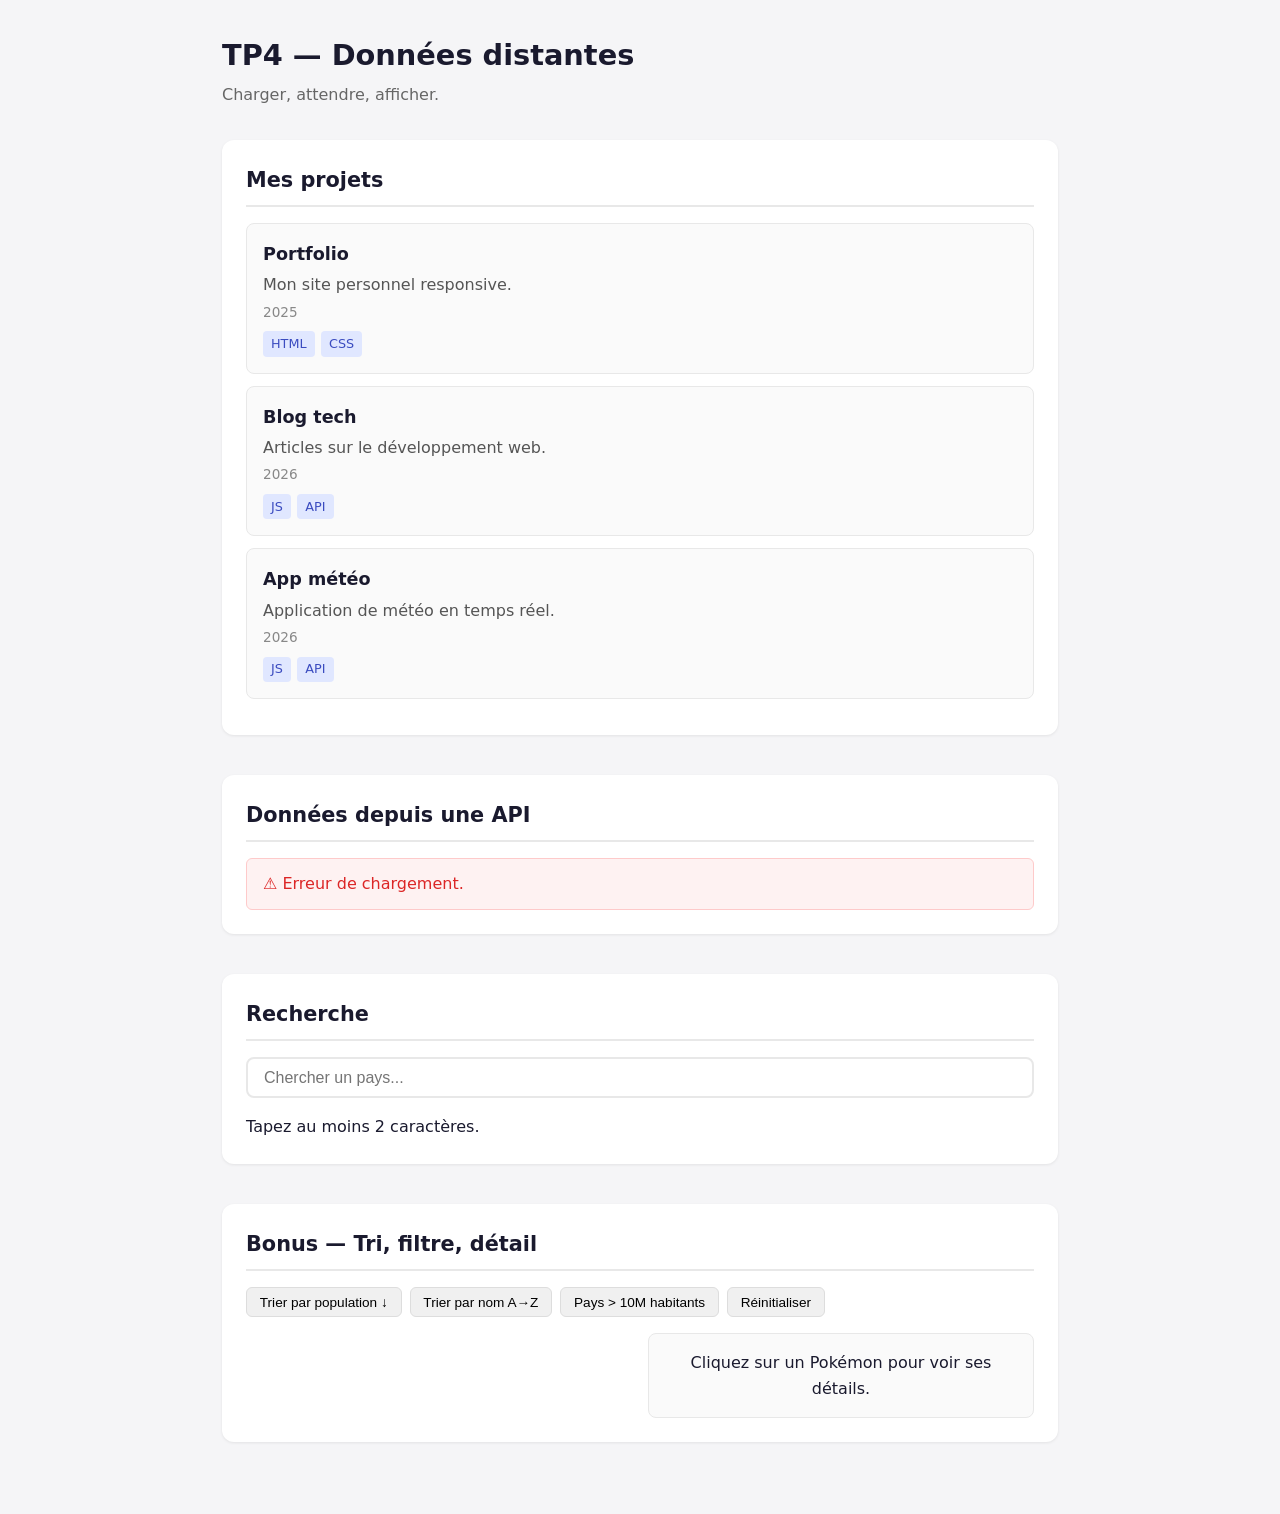
<file: Intégration - TP4 DELODDE Amaury/index.html>
<!DOCTYPE html>
<html lang="fr">
<head>
  <meta charset="UTF-8">
  <meta name="viewport" content="width=device-width, initial-scale=1.0">
  <title>TP4 — Fetch & API</title>
  <link rel="stylesheet" href="style.css">
</head>
<body>

  <header>
    <h1>TP4 — Données distantes</h1>
    <p>Charger, attendre, afficher.</p>
  </header>

  <main>

    <!-- ============================================
         TEMPS 1 — JSON local
         Exercices 1.1 à 1.3
         ============================================ -->
    <section id="section-projets">
      <h2>Mes projets</h2>
      <div id="projets-liste" aria-live="polite">
        <p>Les projets s'afficheront ici.</p>
      </div>
    </section>

    <!-- ============================================
         TEMPS 2 — API distante
         Exercices 2.1 à 2.3
         ============================================ -->
    <section id="section-api">
      <h2>Données depuis une API</h2>
      <div id="api-liste" aria-live="polite">
        <p>Les données de l'API s'afficheront ici.</p>
      </div>
    </section>

    <!-- ============================================
         TEMPS 3 — Recherche + API
         Exercices 3.1 et 3.2
         ============================================ -->
    <section id="section-recherche">
      <h2>Recherche</h2>
      <input type="search" id="recherche" placeholder="Chercher un pays...">
      <div id="recherche-resultats" aria-live="polite">
        <p>Tapez au moins 2 caractères.</p>
      </div>
    </section>

    <!-- ============================================
         TEMPS 4 — Aller plus loin (bonus)
         Exercices 4.1 à 4.3
         ============================================ -->
    <section id="section-bonus">
      <h2>Bonus — Tri, filtre, détail</h2>

      <!-- 4.1 — Contrôles de tri/filtre -->
      <div id="controles">
        <button id="tri-pop">Trier par population ↓</button>
        <button id="tri-nom">Trier par nom A→Z</button>
        <button id="filtre-grand">Pays > 10M habitants</button>
        <button id="reinitialiser">Réinitialiser</button>
      </div>

      <!-- 4.2 — Liste + Détail Pokémon -->
      <div id="pokemon">
        <div id="liste-pokemon"></div>
        <div id="detail-pokemon">
          <p>Cliquez sur un Pokémon pour voir ses détails.</p>
        </div>
      </div>
    </section>

  </main>

  <script src="script.js"></script>
</body>
</html>
</file>
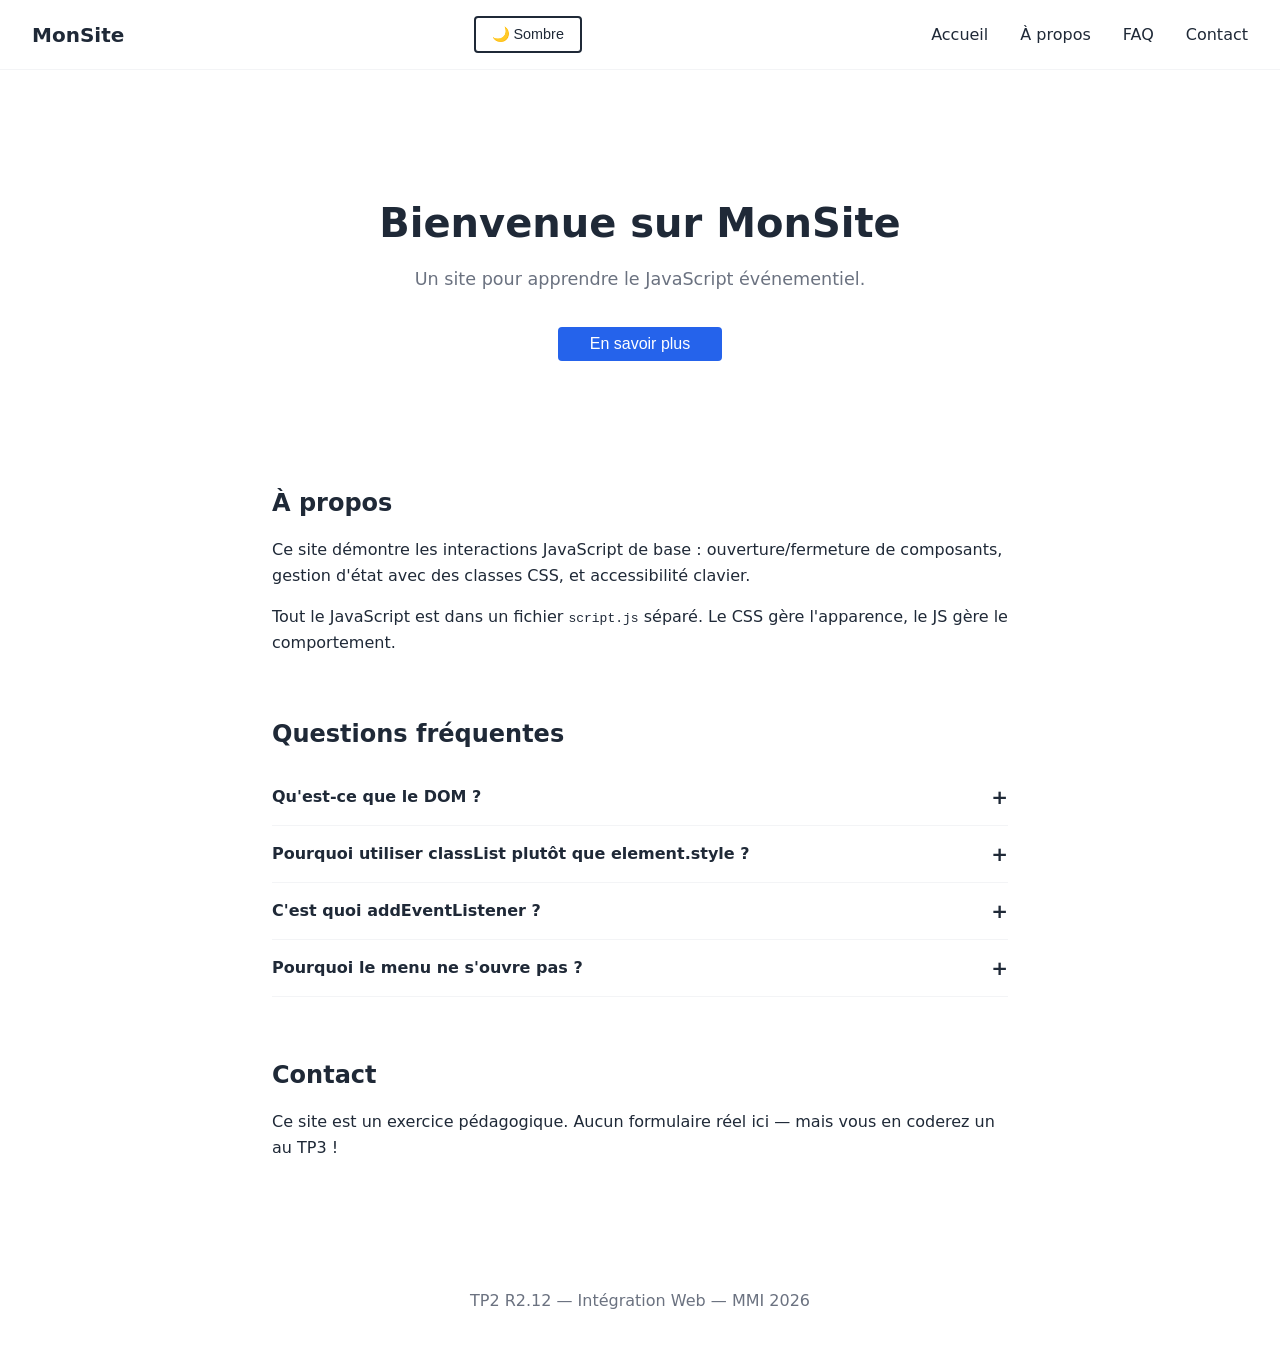
<file: Intégration - TP2/TP2.html>
<!DOCTYPE html>
<html lang="fr">
<head>
  <meta charset="UTF-8">
  <meta name="viewport" content="width=device-width, initial-scale=1.0">
  <title>TP2 — JavaScript événementiel</title>
  <style>
  
    /* ================================
       VARIABLES
       ================================ */
    :root {
      --color-primary: #2563eb;
      --color-text: #1f2937;
      --color-text-light: #6b7280;
      --color-bg: #ffffff;
      --color-bg-alt: #f3f4f6;
      --color-overlay: rgba(0, 0, 0, 0.5);
      --font-base: system-ui, -apple-system, sans-serif;
      --space-sm: 0.5rem;
      --space-md: 1rem;
      --space-lg: 2rem;
      --space-xl: 4rem;
    }

    /* ================================
       THÈME SOMBRE (bonus)
       ================================ */
    .dark {
      --color-primary: #60a5fa;
      --color-text: #e5e7eb;
      --color-text-light: #9ca3af;
      --color-bg: #111827;
      --color-bg-alt: #1f2937;
      --color-overlay: rgba(0, 0, 0, 0.7);
    }

    /* ================================
       BASE
       ================================ */
    *, *::before, *::after {
      box-sizing: border-box;
    }

    body {
      font-family: var(--font-base);
      line-height: 1.6;
      color: var(--color-text);
      background-color: var(--color-bg);
      margin: 0;
      transition: background-color 0.3s, color 0.3s;
    }

    h1, h2, h3 { line-height: 1.2; }

    a {
      color: var(--color-primary);
      text-decoration: none;
    }

    a:hover { text-decoration: underline; }

    /* ================================
       HEADER + NAVIGATION
       ================================ */
    header {
      display: flex;
      justify-content: space-between;
      align-items: center;
      padding: var(--space-md) var(--space-lg);
      border-bottom: 1px solid var(--color-bg-alt);
    }

    .logo {
      font-weight: bold;
      font-size: 1.25rem;
      color: var(--color-text);
      text-decoration: none;
    }

    .header-right {
      display: flex;
      align-items: center;
      gap: var(--space-md);
    }

    /* Bouton menu burger */
    .menu-btn {
      display: none;
      background: none;
      border: 2px solid var(--color-text);
      border-radius: 0.25rem;
      color: var(--color-text);
      font-size: 1.25rem;
      padding: var(--space-sm);
      cursor: pointer;
      line-height: 1;
    }

    /* Bouton thème */
    #theme-toggle {
      background: none;
      border: 2px solid var(--color-text);
      border-radius: 0.25rem;
      color: var(--color-text);
      padding: var(--space-sm) var(--space-md);
      cursor: pointer;
      font-size: 0.9rem;
    }

    /* Navigation */
    .menu ul {
      display: flex;
      gap: var(--space-lg);
      list-style: none;
      padding: 0;
      margin: 0;
    }

    .menu a {
      color: var(--color-text);
      font-weight: 500;
    }

    /* Mobile : menu caché par défaut */
    @media (max-width: 640px) {
      .menu-btn {
        display: block;
      }

      .menu {
        display: none;
        position: absolute;
        top: 100%;
        left: 0;
        right: 0;
        background: var(--color-bg);
        border-bottom: 1px solid var(--color-bg-alt);
        padding: var(--space-md) var(--space-lg);
        z-index: 10;
      }

      .menu.is-open {
        display: block;
      }

      .menu ul {
        flex-direction: column;
        gap: var(--space-md);
      }

      header {
        position: relative;
      }
    }

    /* ================================
       MAIN
       ================================ */
    main {
      max-width: 800px;
      margin: 0 auto;
      padding: var(--space-lg);
    }

    section {
      margin-bottom: var(--space-xl);
    }

    /* ================================
       HERO
       ================================ */
    .hero {
      text-align: center;
      padding: var(--space-xl) 0;
    }

    .hero h1 {
      font-size: 2.5rem;
      margin-bottom: var(--space-sm);
    }

    .hero p {
      color: var(--color-text-light);
      font-size: 1.1rem;
    }

    /* ================================
       BOUTON MODALE
       ================================ */
    .modal-open {
      background-color: var(--color-primary);
      color: white;
      border: none;
      padding: var(--space-sm) var(--space-lg);
      border-radius: 0.25rem;
      font-size: 1rem;
      cursor: pointer;
      margin-top: var(--space-md);
    }

    .modal-open:hover {
      opacity: 0.9;
    }

    /* ================================
       MODALE
       ================================ */
    .modal {
      display: none;
      position: fixed;
      top: 0;
      left: 0;
      width: 100%;
      height: 100%;
      background: var(--color-overlay);
      z-index: 100;
      justify-content: center;
      align-items: center;
    }

    .modal.is-visible {
      display: flex;
    }

    .modal-content {
      background: var(--color-bg);
      border-radius: 0.5rem;
      padding: var(--space-lg);
      max-width: 500px;
      width: 90%;
      position: relative;
    }

    .modal-content h2 {
      margin-top: 0;
    }

    .modal-close {
      position: absolute;
      top: var(--space-md);
      right: var(--space-md);
      background: none;
      border: none;
      font-size: 1.5rem;
      cursor: pointer;
      color: var(--color-text);
      line-height: 1;
    }

    /* ================================
       ACCORDÉON FAQ
       ================================ */
    .faq-item {
      border-bottom: 1px solid var(--color-bg-alt);
    }

    .faq-question {
      width: 100%;
      background: none;
      border: none;
      text-align: left;
      padding: var(--space-md) 0;
      font-size: 1rem;
      font-weight: 600;
      color: var(--color-text);
      cursor: pointer;
      display: flex;
      justify-content: space-between;
      align-items: center;
      font-family: var(--font-base);
    }

    .faq-question::after {
      content: '+';
      font-size: 1.25rem;
      transition: transform 0.2s;
    }

    .faq-answer {
      display: none;
      padding: 0 0 var(--space-md) 0;
      color: var(--color-text-light);
    }

    .faq-answer.is-visible {
      display: block;
    }

    /* ================================
       FOCUS VISIBLE
       ================================ */
    :focus-visible {
      outline: 2px solid var(--color-primary);
      outline-offset: 2px;
    }
  </style>
</head>
<body>

  <!-- ================================
       HEADER + NAVIGATION
       ================================ -->
  <header>
    <a href="#" class="logo">MonSite</a>
    <div class="header-right">
      <button id="theme-toggle">🌙 Sombre</button>
      <button class="menu-btn" aria-expanded="false">☰</button>
    </div>
    <nav class="menu">
      <ul>
        <li><a href="#accueil">Accueil</a></li>
        <li><a href="#apropos">À propos</a></li>
        <li><a href="#faq">FAQ</a></li>
        <li><a href="#contact">Contact</a></li>
      </ul>
    </nav>
  </header>

  <main>

    <!-- ================================
         HERO + BOUTON MODALE
         ================================ -->
    <section id="accueil" class="hero">
      <h1>Bienvenue sur MonSite</h1>
      <p>Un site pour apprendre le JavaScript événementiel.</p>
      <button class="modal-open">En savoir plus</button>
    </section>

    <!-- ================================
         MODALE
         ================================ -->
    <div class="modal" aria-hidden="true">
      <div class="modal-content">
        <button class="modal-close">✕</button>
        <h2>À propos de ce site</h2>
        <p>Ce site est un exercice du TP2 R2.12. Il sert de support pour apprendre à manipuler le DOM avec JavaScript.</p>
        <p>Vous allez coder le menu burger, cette modale, et l'accordéon FAQ en JavaScript pur.</p>
      </div>
    </div>

    <!-- ================================
         SECTION À PROPOS
         ================================ -->
    <section id="apropos">
      <h2>À propos</h2>
      <p>Ce site démontre les interactions JavaScript de base : ouverture/fermeture de composants, gestion d'état avec des classes CSS, et accessibilité clavier.</p>
      <p>Tout le JavaScript est dans un fichier <code>script.js</code> séparé. Le CSS gère l'apparence, le JS gère le comportement.</p>
    </section>

    <!-- ================================
         ACCORDÉON FAQ
         ================================ -->
    <section id="faq">
      <h2>Questions fréquentes</h2>

      <div class="faq-item">
        <button class="faq-question">Qu'est-ce que le DOM ?</button>
        <div class="faq-answer">
          <p>Le DOM (Document Object Model) est la représentation de la page Web en mémoire. JavaScript peut le lire et le modifier pour créer des interactions.</p>
        </div>
      </div>

      <div class="faq-item">
        <button class="faq-question">Pourquoi utiliser classList plutôt que element.style ?</button>
        <div class="faq-answer">
          <p>Parce que le JavaScript gère le comportement et le CSS gère l'apparence. En utilisant classList, on garde chaque responsabilité à sa place.</p>
        </div>
      </div>

      <div class="faq-item">
        <button class="faq-question">C'est quoi addEventListener ?</button>
        <div class="faq-answer">
          <p>C'est la méthode qui permet de dire au navigateur : "quand tel événement arrive sur cet élément, exécute ce code". C'est le cœur du JavaScript événementiel.</p>
        </div>
      </div>

      <div class="faq-item">
        <button class="faq-question">Pourquoi le menu ne s'ouvre pas ?</button>
        <div class="faq-answer">
          <p>Probablement parce que le fichier script.js n'est pas encore lié, ou parce que le JavaScript n'est pas encore écrit. C'est votre mission !</p>
        </div>
      </div>
    </section>

    <!-- ================================
         CONTACT
         ================================ -->
    <section id="contact">
      <h2>Contact</h2>
      <p>Ce site est un exercice pédagogique. Aucun formulaire réel ici — mais vous en coderez un au TP3 !</p>
    </section>

  </main>

  <footer>
    <p style="text-align: center; padding: 1rem; color: var(--color-text-light);">TP2 R2.12 — Intégration Web — MMI 2026</p>
  </footer>

  <!-- ================================
       JAVASCRIPT : à vous de jouer !
       Créez un fichier script.js et liez-le ici.
       ================================ -->
  <script src="script.js"></script>

</body>
</html>
</file>
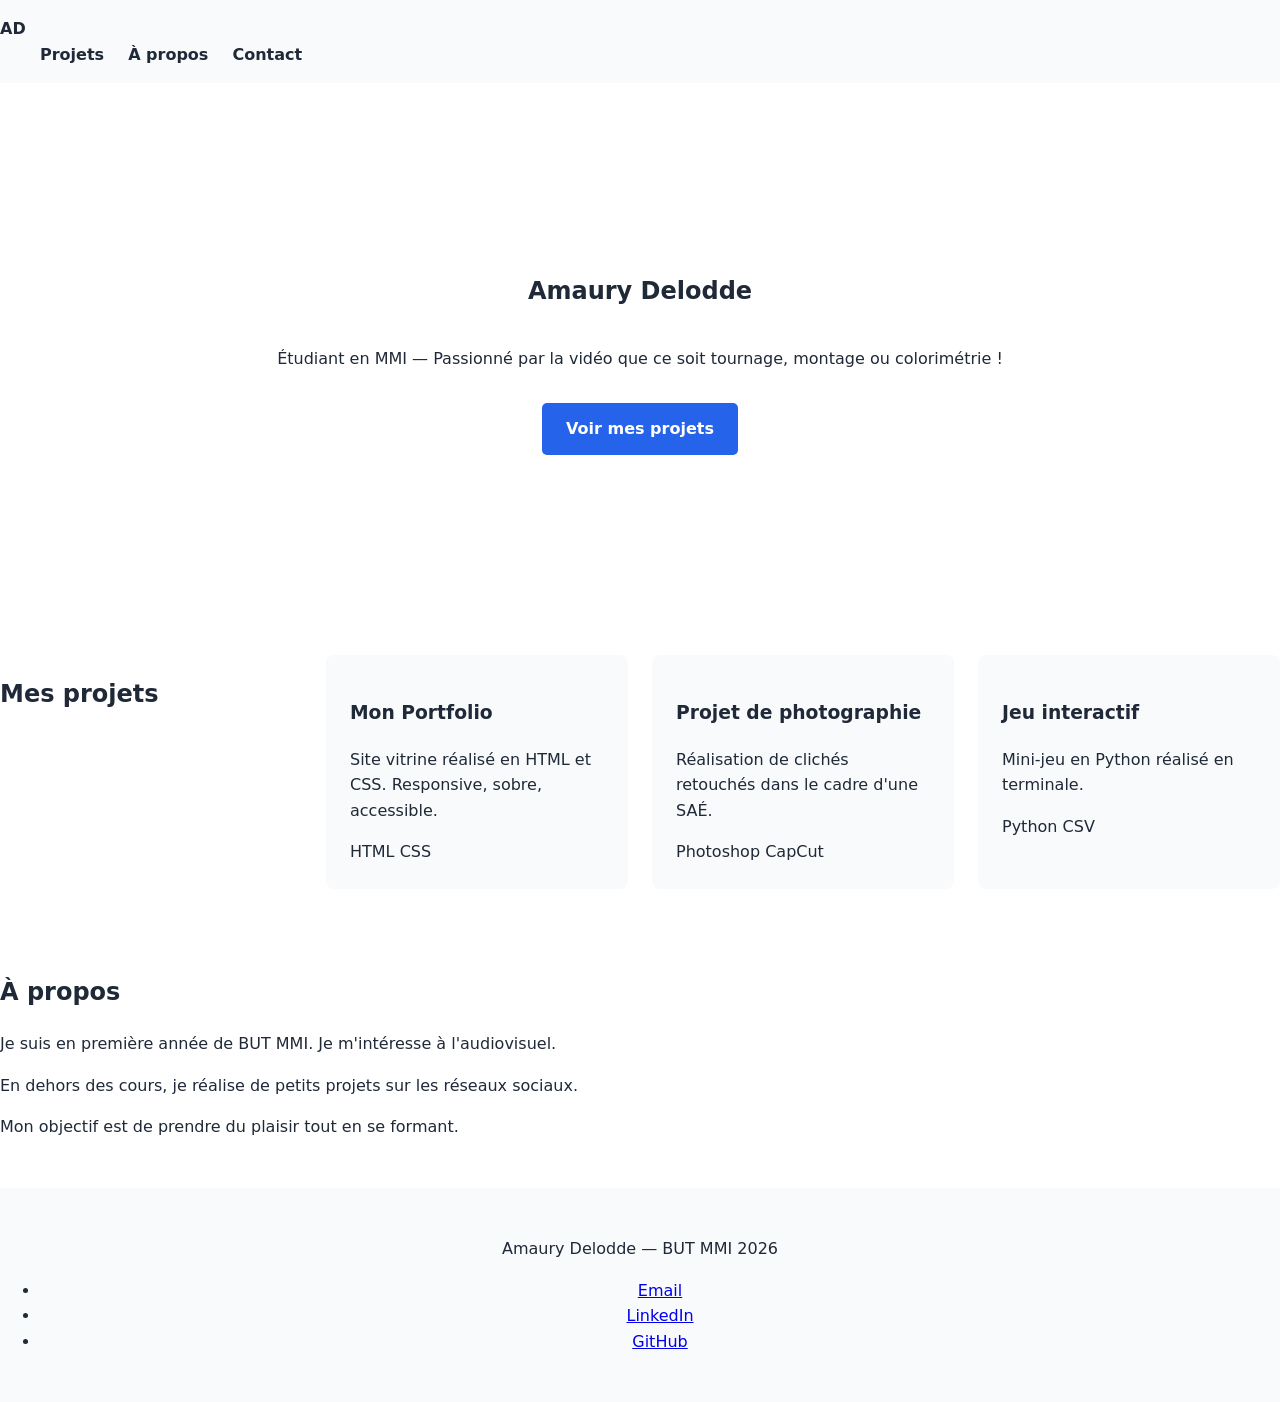
<file: TP1/tp1.html>
<!DOCTYPE html>
<html lang="fr">
<head>
  <meta charset="UTF-8">
  <meta name="viewport" content="width=device-width, initial-scale=1.0">
  <title>Amaury Delodde — Futur Monteur Vidéaste</title>
  <link rel="stylesheet" href="style.css">
</head>
<body>

  <header>
    <a href="#" class="logo">AD</a>
    <nav>
      <ul>
        <li><a href="#projets">Projets</a></li>
        <li><a href="#apropos">À propos</a></li>
        <li><a href="#contact">Contact</a></li>
      </ul>
    </nav>
  </header>

  <main>

    <section class="hero">
      <h1>Amaury Delodde</h1>
      <p>Étudiant en MMI — Passionné par la vidéo que ce soit tournage, montage ou colorimétrie !</p>
      <a href="#projets" class="cta">Voir mes projets</a>
    </section>

    <section id="projets" class="projets">
      <h2>Mes projets</h2>
      <article class="carte">
        <h3>Mon Portfolio</h3>
        <p>Site vitrine réalisé en HTML et CSS. Responsive, sobre, accessible.</p>
        <span class="tag">HTML</span>
        <span class="tag">CSS</span>
      </article>
      <article class="carte">
        <h3>Projet de photographie</h3>
        <p>Réalisation de clichés retouchés dans le cadre d'une SAÉ.</p>
        <span class="tag">Photoshop</span>
        <span class="tag">CapCut</span>
      </article>
      <article class="carte">
        <h3>Jeu interactif</h3>
        <p>Mini-jeu en Python réalisé en terminale.</p>
        <span class="tag">Python</span>
        <span class="tag">CSV</span>
      </article>
    </section>

    <section id="apropos" class="apropos">
      <h2>À propos</h2>
      <div class="apropos-contenu">
        <div>
          <p>Je suis en première année de BUT MMI. Je m'intéresse à l'audiovisuel.</p>
          <p>En dehors des cours, je réalise de petits projets sur les réseaux sociaux.</p>
          <p>Mon objectif est de prendre du plaisir tout en se formant.</p>
        </div>
      </div>
    </section>

  </main>

  <footer id="contact">
    <p>Amaury Delodde — BUT MMI 2026</p>
    <nav>
      <ul>
        <li><a href="mailto:alex.martin@example.com">Email</a></li>
        <li><a href="#">LinkedIn</a></li>
        <li><a href="#">GitHub</a></li>
      </ul>
    </nav>
  </footer>

</body>
</html>
</file>
<file: Intégration - TP4 DELODDE Amaury/style.css>
/* ===========================
   TP4 — Styles de départ
   =========================== */

* {
  margin: 0;
  padding: 0;
  box-sizing: border-box;
}

body {
  font-family: system-ui, -apple-system, sans-serif;
  line-height: 1.6;
  color: #1a1a2e;
  background-color: #f5f5f7;
  padding: 2rem;
  max-width: 900px;
  margin: 0 auto;
}

/* --- En-tête --- */

header {
  margin-bottom: 2rem;
}

header h1 {
  font-size: 1.8rem;
  margin-bottom: 0.25rem;
}

header p {
  color: #666;
}

/* --- Sections --- */

section {
  margin-bottom: 2.5rem;
  padding: 1.5rem;
  background: white;
  border-radius: 12px;
  box-shadow: 0 1px 3px rgba(0, 0, 0, 0.08);
}

section h2 {
  font-size: 1.3rem;
  margin-bottom: 1rem;
  padding-bottom: 0.5rem;
  border-bottom: 2px solid #e8e8e8;
}

/* --- Cartes --- */

.carte {
  padding: 1rem;
  margin-bottom: 0.75rem;
  background: #fafafa;
  border: 1px solid #e8e8e8;
  border-radius: 8px;
}

.carte h3 {
  font-size: 1.1rem;
  margin-bottom: 0.25rem;
}

.carte p {
  color: #555;
  margin-bottom: 0.25rem;
}

.carte .annee {
  font-size: 0.85rem;
  color: #888;
}

/* --- Tags --- */

.tags {
  display: flex;
  gap: 0.4rem;
  flex-wrap: wrap;
  margin-top: 0.5rem;
}

.tag {
  display: inline-block;
  padding: 0.15rem 0.5rem;
  background: #e0e7ff;
  color: #3b4cc0;
  border-radius: 4px;
  font-size: 0.8rem;
  font-weight: 500;
}

/* --- États : chargement, erreur --- */

.loading {
  color: #666;
  font-style: italic;
  padding: 1rem 0;
}

.loading::before {
  content: '⏳ ';
}

.error {
  color: #dc2626;
  background: #fef2f2;
  padding: 0.75rem 1rem;
  border-radius: 6px;
  border: 1px solid #fecaca;
}

.error::before {
  content: '⚠️ ';
}

/* --- Champ de recherche --- */

input[type="search"] {
  width: 100%;
  padding: 0.6rem 1rem;
  font-size: 1rem;
  border: 2px solid #e8e8e8;
  border-radius: 8px;
  margin-bottom: 1rem;
  outline: none;
  transition: border-color 0.2s;
}

input[type="search"]:focus {
  border-color: #3b4cc0;
}

/* --- Boutons de contrôle (bonus) --- */

#controles {
  display: flex;
  gap: 0.5rem;
  flex-wrap: wrap;
  margin-bottom: 1rem;
}

#controles button {
  padding: 0.4rem 0.8rem;
  font-size: 0.85rem;
  background: #f0f0f0;
  border: 1px solid #ddd;
  border-radius: 6px;
  cursor: pointer;
  transition: background-color 0.2s;
}

#controles button:hover {
  background: #e0e7ff;
}

/* --- Pokémon liste + détail (bonus) --- */

#pokemon {
  display: grid;
  grid-template-columns: 1fr 1fr;
  gap: 1rem;
  margin-top: 1rem;
}

#liste-pokemon {
  display: flex;
  flex-direction: column;
  gap: 0.3rem;
  max-height: 400px;
  overflow-y: auto;
}

#liste-pokemon button {
  text-align: left;
  padding: 0.4rem 0.6rem;
  background: #fafafa;
  border: 1px solid #e8e8e8;
  border-radius: 4px;
  cursor: pointer;
  text-transform: capitalize;
  transition: background-color 0.2s;
}

#liste-pokemon button:hover {
  background: #e0e7ff;
}

#detail-pokemon {
  padding: 1rem;
  background: #fafafa;
  border: 1px solid #e8e8e8;
  border-radius: 8px;
  text-align: center;
}

#detail-pokemon h2 {
  text-transform: capitalize;
  border: none;
  padding: 0;
}

#detail-pokemon img {
  width: 120px;
  height: 120px;
  image-rendering: pixelated;
}
</file>
<file: TP1/style.css>
/* --- Variables globales --- */
:root {
  --pri: #2563eb; --txt: #1f2937; --bg: #fff; --alt: #f9fafb; 
  --sp: 1.5rem; /* Légèrement augmenté pour le confort visuel */
  --cont: 1000px;
}

/* --- Base & Conteneur --- */
body { margin: 0; font-family: system-ui, sans-serif; line-height: 1.6; color: var(--txt); }

.container {
  max-width: var(--cont);
  margin: 0 auto;
  padding: 0 var(--sp); /* Gère l'espace sur les côtés */
}

/* --- Header --- */
header { background: var(--alt); padding: 1rem 0; }
header .container { display: flex; justify-content: space-between; align-items: center; }
header nav ul { display: flex; list-style: none; gap: var(--sp); margin: 0; }
header a { text-decoration: none; color: var(--txt); font-weight: 600; transition: 0.2s; }

/* --- Hero --- */
.hero {
  display: flex; flex-direction: column; justify-content: center; align-items: center;
  min-height: 60vh; text-align: center;
}
.cta {
  display: inline-block; margin-top: 1rem; padding: 0.8rem 1.5rem;
  background: var(--pri); color: #fff; border-radius: 5px; text-decoration: none; font-weight: 600;
}
.cta:hover { filter: brightness(1.1); }

/* --- Projets (Grille) --- */
#projets {
  padding: 2rem 0; display: grid; gap: var(--sp);
  grid-template-columns: repeat(auto-fit, minmax(250px, 1fr));
}
.carte {
  padding: var(--sp); background: var(--alt); border-radius: 8px;
  transition: transform 0.2s, box-shadow 0.2s;
}
.carte:hover { transform: translateY(-2px); box-shadow: 0 4px 12px rgba(0,0,0,0.1); }

/* --- À propos & Footer --- */
#apropos { padding: 2rem 0; }
footer { padding: 2rem 0; text-align: center; background: var(--alt); }

/* --- Responsive (< 600px) --- */
@media (max-width: 600px) {
  header .container { flex-direction: column; gap: 0.5rem; }
  header nav ul { flex-direction: column; gap: 0.5rem; }
}
</file>
